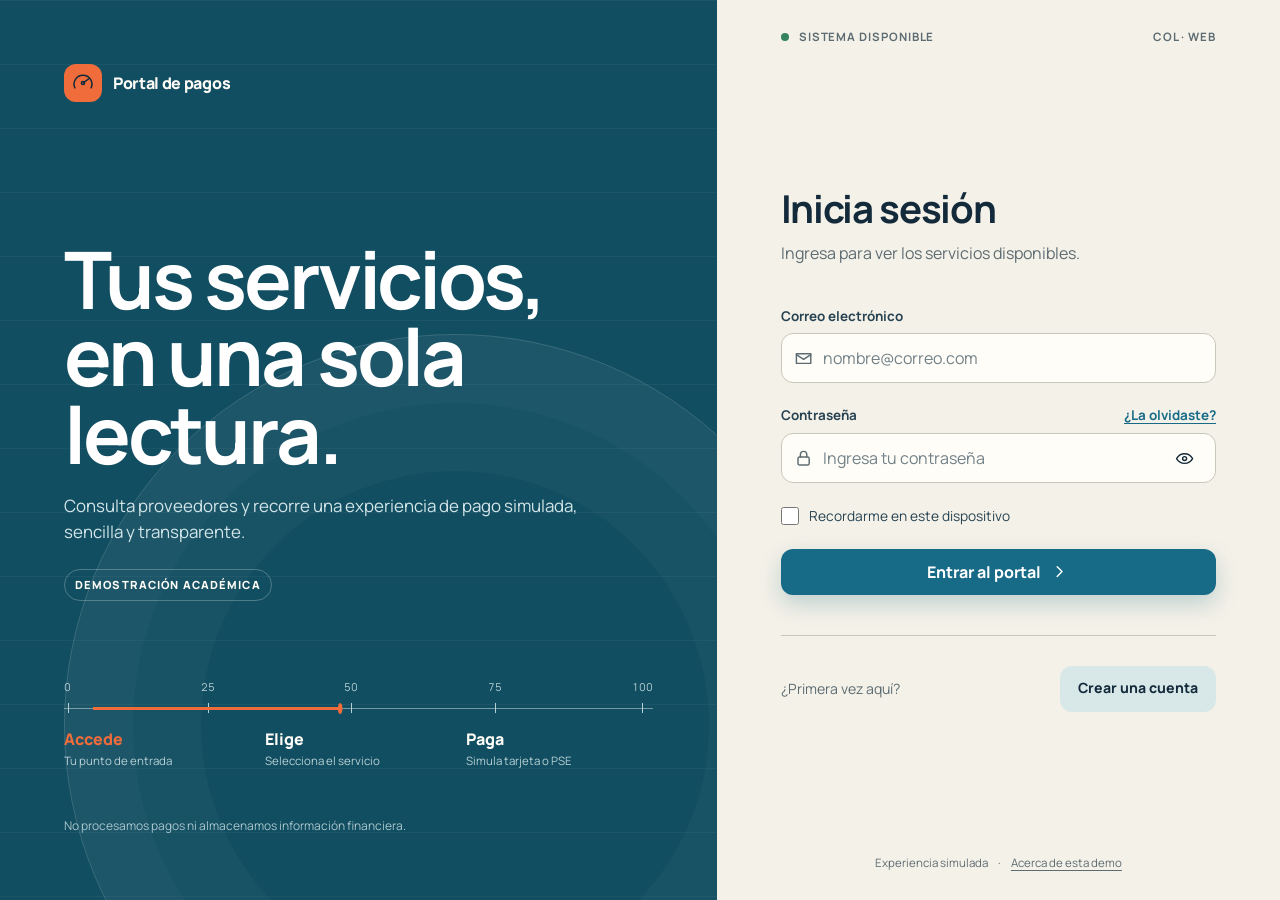
<file: Proyectos_Medios_Pago/index.html>
<!DOCTYPE html>
<html lang="es">
<head>
    <meta charset="UTF-8">
    <meta name="viewport" content="width=device-width, initial-scale=1.0">
    <meta name="description" content="Portal académico para simular el pago de servicios públicos.">
    <title>Portal de pagos · Acceso</title>
    <link rel="icon" href="data:,">
    <link rel="preconnect" href="https://fonts.googleapis.com">
    <link rel="preconnect" href="https://fonts.gstatic.com" crossorigin>
    <link href="https://fonts.googleapis.com/css2?family=Manrope:wght@400;500;600;700;800&display=swap" rel="stylesheet">
    <link rel="stylesheet" href="style.css">
</head>
<body class="page-login">
    <a class="skip-link" href="#acceso">Ir al formulario de acceso</a>

    <main class="login-shell">
        <section class="login-story" aria-labelledby="welcome-title">
            <div class="brand brand--light" aria-label="Portal de pagos">
                <span class="brand-mark" aria-hidden="true">
                    <svg viewBox="0 0 32 32"><path d="M6 22a11 11 0 1 1 20 0"/><path d="m16 16 7-5"/><circle cx="16" cy="16" r="2"/></svg>
                </span>
                <span>Portal de pagos</span>
            </div>

            <div class="story-copy">
                <h1 id="welcome-title">Tus servicios,<br>en una sola lectura.</h1>
                <p>Consulta proveedores y recorre una experiencia de pago simulada, sencilla y transparente.</p>
                <p class="demo-tag">Demostración académica</p>
            </div>

            <div class="meter-scene" aria-label="Recorrido del portal: acceder, elegir y pagar">
                <div class="meter-scale" aria-hidden="true">
                    <span>0</span><span>25</span><span>50</span><span>75</span><span>100</span>
                    <i class="meter-needle"></i>
                </div>
                <ol class="journey-list">
                    <li class="is-active"><span>Accede</span><small>Tu punto de entrada</small></li>
                    <li><span>Elige</span><small>Selecciona el servicio</small></li>
                    <li><span>Paga</span><small>Simula tarjeta o PSE</small></li>
                </ol>
            </div>

            <p class="story-footnote">No procesamos pagos ni almacenamos información financiera.</p>
        </section>

        <section class="login-panel" id="acceso" aria-labelledby="login-title">
            <div class="panel-topline">
                <span class="status-dot" aria-hidden="true"></span>
                <span>Sistema disponible</span>
                <span class="panel-code">COL · WEB</span>
            </div>

            <div class="login-form-wrap">
                <header class="form-heading">
                    <h2 id="login-title">Inicia sesión</h2>
                    <p>Ingresa para ver los servicios disponibles.</p>
                </header>

                <form action="pagar.html" class="auth-form">
                    <div class="field">
                        <label for="usuario">Correo electrónico</label>
                        <div class="input-shell">
                            <svg viewBox="0 0 24 24" aria-hidden="true"><path d="M3 6h18v12H3z"/><path d="m3 7 9 6 9-6"/></svg>
                            <input id="usuario" type="email" name="usuario" placeholder="nombre@correo.com" autocomplete="email" required>
                        </div>
                    </div>

                    <div class="field">
                        <div class="label-row">
                            <label for="contrasena">Contraseña</label>
                            <a href="#" class="text-link" data-demo-message="La recuperación de contraseña es parte de esta demostración.">¿La olvidaste?</a>
                        </div>
                        <div class="input-shell">
                            <svg viewBox="0 0 24 24" aria-hidden="true"><rect x="5" y="10" width="14" height="10" rx="2"/><path d="M8 10V7a4 4 0 0 1 8 0v3"/></svg>
                            <input id="contrasena" type="password" name="contrasena" placeholder="Ingresa tu contraseña" autocomplete="current-password" minlength="6" required>
                            <button class="icon-button password-toggle" type="button" aria-label="Mostrar contraseña">
                                <svg viewBox="0 0 24 24"><path d="M2 12s3.5-6 10-6 10 6 10 6-3.5 6-10 6S2 12 2 12Z"/><circle cx="12" cy="12" r="2.5"/></svg>
                            </button>
                        </div>
                    </div>

                    <label class="check-row">
                        <input type="checkbox" name="recordar">
                        <span>Recordarme en este dispositivo</span>
                    </label>

                    <button class="btn btn--primary btn--full" type="submit">
                        Entrar al portal
                        <svg viewBox="0 0 24 24" aria-hidden="true"><path d="m9 18 6-6-6-6"/></svg>
                    </button>
                </form>

                <div class="register-prompt">
                    <span>¿Primera vez aquí?</span>
                    <a class="btn btn--secondary" href="registro.html">Crear una cuenta</a>
                </div>
            </div>

            <footer class="panel-footer">
                <span>Experiencia simulada</span>
                <span aria-hidden="true">·</span>
                <a href="#" data-demo-message="Este portal es un ejercicio académico sin operaciones financieras reales.">Acerca de esta demo</a>
            </footer>
        </section>
    </main>

    <div class="toast" role="status" aria-live="polite"></div>
    <script src="script.js"></script>
</body>
</html>
</file>
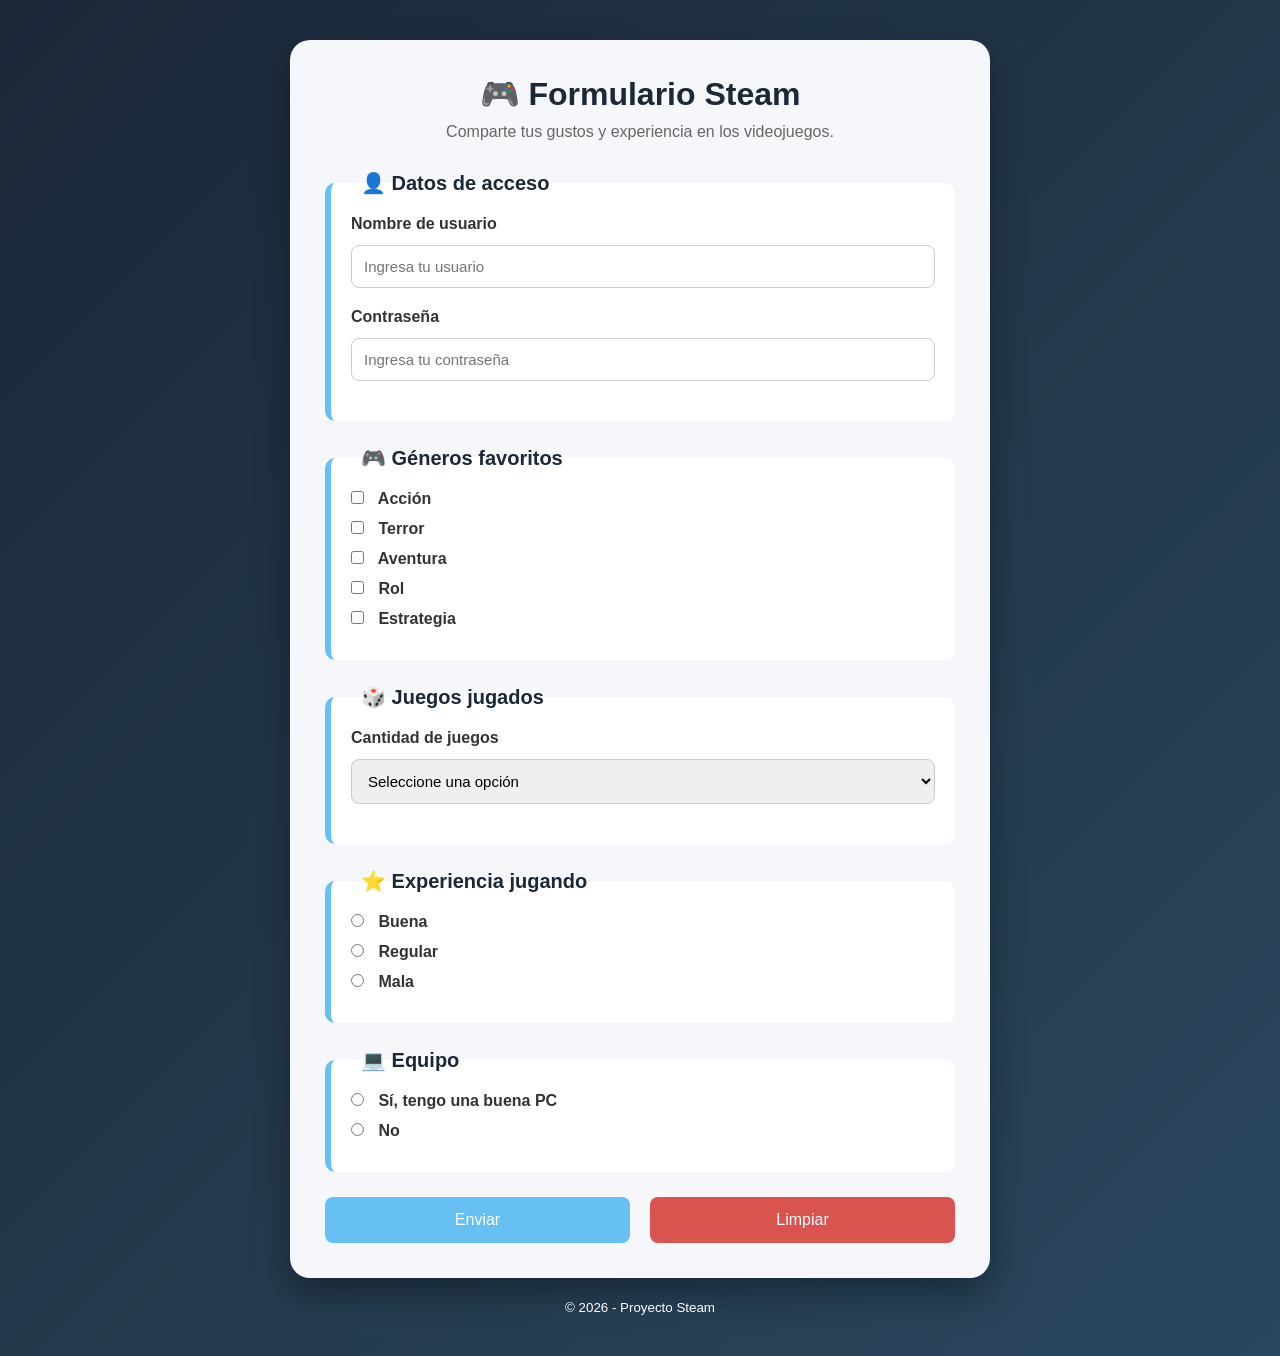
<file: Mi_primera.html>
<!DOCTYPE html>
<html lang="es">

<head>
    <meta charset="UTF-8">
    <meta name="viewport" content="width=device-width, initial-scale=1.0">
    <title>Formulario Steam</title>

    <link rel="stylesheet" href="estilos.css">
</head>

<body>

    <main class="contenedor">

        <form action="xxxx.php" method="post">

            <header>
                <h1>🎮 Formulario Steam</h1>
                <p>Comparte tus gustos y experiencia en los videojuegos.</p>
            </header>

            <fieldset>
                <legend>👤 Datos de acceso</legend>

                <div class="campo">
                    <label for="nombre">Nombre de usuario</label>
                    <input type="text" id="nombre" name="nombre" placeholder="Ingresa tu usuario" required>
                </div>

                <div class="campo">
                    <label for="contrasena">Contraseña</label>
                    <input type="password" id="contrasena" name="contrasena" placeholder="Ingresa tu contraseña" required>
                </div>

            </fieldset>

            <fieldset>
                <legend>🎮 Géneros favoritos</legend>

                <label><input type="checkbox" name="accion"> Acción</label>
                <label><input type="checkbox" name="terror"> Terror</label>
                <label><input type="checkbox" name="aventura"> Aventura</label>
                <label><input type="checkbox" name="rol"> Rol</label>
                <label><input type="checkbox" name="estrategia"> Estrategia</label>

            </fieldset>

            <fieldset>
                <legend>🎲 Juegos jugados</legend>

                <div class="campo">

                    <label for="cantidad">Cantidad de juegos</label>

                    <select id="cantidad" name="cantidad">

                        <option value="">Seleccione una opción</option>
                        <option>0 - 10</option>
                        <option>11 - 20</option>
                        <option>21 - 50</option>
                        <option>Más de 50</option>

                    </select>

                </div>

            </fieldset>

            <fieldset>

                <legend>⭐ Experiencia jugando</legend>

                <label><input type="radio" name="experiencia" value="buena"> Buena</label>

                <label><input type="radio" name="experiencia" value="regular"> Regular</label>

                <label><input type="radio" name="experiencia" value="mala"> Mala</label>

            </fieldset>

            <fieldset>

                <legend>💻 Equipo</legend>

                <label><input type="radio" name="pc" value="si"> Sí, tengo una buena PC</label>

                <label><input type="radio" name="pc" value="no"> No</label>

            </fieldset>

            <div class="botones">

                <input type="submit" value="Enviar">

                <input type="reset" value="Limpiar">

            </div>

        </form>

    </main>

    <footer>

        <small>© 2026 - Proyecto Steam</small>

    </footer>

</body>

</html>
</file>
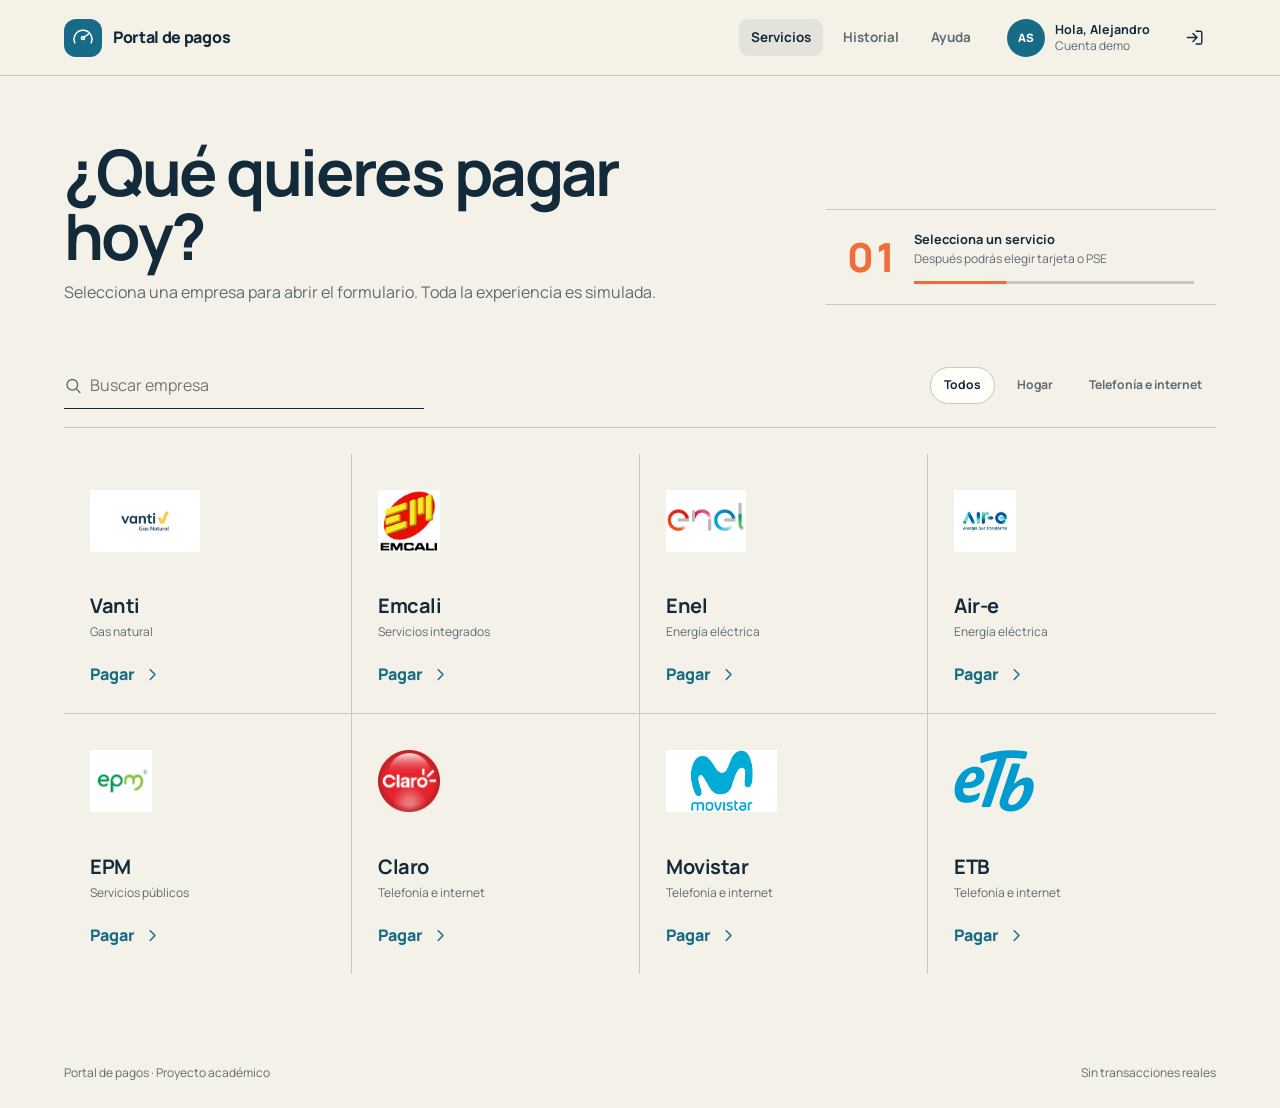
<file: Proyectos_Medios_Pago/pagar.html>
<!DOCTYPE html>
<html lang="es">
<head>
    <meta charset="UTF-8">
    <meta name="viewport" content="width=device-width, initial-scale=1.0">
    <meta name="description" content="Catálogo y simulador de pago de servicios públicos.">
    <title>Portal de pagos · Servicios</title>
    <link rel="icon" href="data:,">
    <link rel="preconnect" href="https://fonts.googleapis.com">
    <link rel="preconnect" href="https://fonts.gstatic.com" crossorigin>
    <link href="https://fonts.googleapis.com/css2?family=Manrope:wght@400;500;600;700;800&display=swap" rel="stylesheet">
    <link rel="stylesheet" href="style.css">
</head>
<body class="app-page payment-page">
    <a class="skip-link" href="#servicios">Ir a servicios</a>

    <header class="app-header">
        <a class="brand" href="index.html" aria-label="Portal de pagos, inicio">
            <span class="brand-mark" aria-hidden="true"><svg viewBox="0 0 32 32"><path d="M6 22a11 11 0 1 1 20 0"/><path d="m16 16 7-5"/><circle cx="16" cy="16" r="2"/></svg></span>
            <span>Portal de pagos</span>
        </a>
        <nav class="app-nav" aria-label="Navegación principal">
            <a class="is-active" href="#servicios">Servicios</a>
            <a href="#historial" data-demo-message="Aún no hay pagos en el historial de esta demostración.">Historial</a>
            <a href="#ayuda" data-demo-message="Elige un servicio y después selecciona tarjeta o PSE.">Ayuda</a>
        </nav>
        <div class="user-chip" aria-label="Sesión de demostración"><span>AS</span><div><strong>Hola, Alejandro</strong><small>Cuenta demo</small></div></div>
        <a class="icon-button" href="index.html" aria-label="Cerrar sesión"><svg viewBox="0 0 24 24"><path d="M10 17l5-5-5-5M15 12H3M14 4h5a2 2 0 0 1 2 2v12a2 2 0 0 1-2 2h-5"/></svg></a>
    </header>

    <main class="payment-main">
        <section class="dashboard-intro" id="servicios" aria-labelledby="services-title">
            <div>
                <h1 id="services-title">¿Qué quieres pagar hoy?</h1>
                <p>Selecciona una empresa para abrir el formulario. Toda la experiencia es simulada.</p>
            </div>
            <div class="reading-panel" aria-label="Estado del recorrido">
                <span class="reading-value">01</span>
                <div><strong>Selecciona un servicio</strong><small>Después podrás elegir tarjeta o PSE</small></div>
                <div class="mini-meter" aria-hidden="true"><i></i></div>
            </div>
        </section>

        <section class="service-browser" aria-label="Catálogo de servicios">
            <div class="filter-bar">
                <div class="search-shell">
                    <svg viewBox="0 0 24 24" aria-hidden="true"><circle cx="11" cy="11" r="7"/><path d="m16 16 5 5"/></svg>
                    <label class="sr-only" for="service-search">Buscar empresa</label>
                    <input id="service-search" type="search" placeholder="Buscar empresa" autocomplete="off">
                </div>
                <div class="filter-buttons" role="group" aria-label="Filtrar por categoría">
                    <button class="filter-chip is-active" type="button" data-filter="all">Todos</button>
                    <button class="filter-chip" type="button" data-filter="hogar">Hogar</button>
                    <button class="filter-chip" type="button" data-filter="telecom">Telefonía e internet</button>
                </div>
            </div>

            <div class="service-grid">
                <article class="service-card" data-category="hogar" data-name="Vanti">
                    <div class="logo-frame"><img src="imagenes/5bf716272d988.webp" alt="Vanti"></div>
                    <div class="service-copy"><h2>Vanti</h2><p>Gas natural</p></div>
                    <button class="pay-service" type="button" data-service="Vanti" data-kind="Gas natural">Pagar <svg viewBox="0 0 24 24" aria-hidden="true"><path d="m9 18 6-6-6-6"/></svg></button>
                </article>
                <article class="service-card" data-category="hogar" data-name="Emcali">
                    <div class="logo-frame"><img src="imagenes/emcali.jpg" alt="Emcali"></div>
                    <div class="service-copy"><h2>Emcali</h2><p>Servicios integrados</p></div>
                    <button class="pay-service" type="button" data-service="Emcali" data-kind="Servicios integrados">Pagar <svg viewBox="0 0 24 24" aria-hidden="true"><path d="m9 18 6-6-6-6"/></svg></button>
                </article>
                <article class="service-card" data-category="hogar" data-name="Enel">
                    <div class="logo-frame"><img src="imagenes/enel.png" alt="Enel Colombia"></div>
                    <div class="service-copy"><h2>Enel</h2><p>Energía eléctrica</p></div>
                    <button class="pay-service" type="button" data-service="Enel" data-kind="Energía eléctrica">Pagar <svg viewBox="0 0 24 24" aria-hidden="true"><path d="m9 18 6-6-6-6"/></svg></button>
                </article>
                <article class="service-card" data-category="hogar" data-name="Air-e">
                    <div class="logo-frame"><img src="imagenes/air-e.jpg" alt="Air-e"></div>
                    <div class="service-copy"><h2>Air-e</h2><p>Energía eléctrica</p></div>
                    <button class="pay-service" type="button" data-service="Air-e" data-kind="Energía eléctrica">Pagar <svg viewBox="0 0 24 24" aria-hidden="true"><path d="m9 18 6-6-6-6"/></svg></button>
                </article>
                <article class="service-card" data-category="hogar" data-name="EPM">
                    <div class="logo-frame"><img src="imagenes/epm.png" alt="EPM"></div>
                    <div class="service-copy"><h2>EPM</h2><p>Servicios públicos</p></div>
                    <button class="pay-service" type="button" data-service="EPM" data-kind="Servicios públicos">Pagar <svg viewBox="0 0 24 24" aria-hidden="true"><path d="m9 18 6-6-6-6"/></svg></button>
                </article>
                <article class="service-card" data-category="telecom" data-name="Claro">
                    <div class="logo-frame"><img src="imagenes/claro.webp" alt="Claro"></div>
                    <div class="service-copy"><h2>Claro</h2><p>Telefonía e internet</p></div>
                    <button class="pay-service" type="button" data-service="Claro" data-kind="Telefonía e internet">Pagar <svg viewBox="0 0 24 24" aria-hidden="true"><path d="m9 18 6-6-6-6"/></svg></button>
                </article>
                <article class="service-card" data-category="telecom" data-name="Movistar">
                    <div class="logo-frame"><img src="imagenes/movistar.png" alt="Movistar"></div>
                    <div class="service-copy"><h2>Movistar</h2><p>Telefonía e internet</p></div>
                    <button class="pay-service" type="button" data-service="Movistar" data-kind="Telefonía e internet">Pagar <svg viewBox="0 0 24 24" aria-hidden="true"><path d="m9 18 6-6-6-6"/></svg></button>
                </article>
                <article class="service-card" data-category="telecom" data-name="ETB">
                    <div class="logo-frame"><img src="imagenes/ETB_Bogotá_logo.svg.webp" alt="ETB"></div>
                    <div class="service-copy"><h2>ETB</h2><p>Telefonía e internet</p></div>
                    <button class="pay-service" type="button" data-service="ETB" data-kind="Telefonía e internet">Pagar <svg viewBox="0 0 24 24" aria-hidden="true"><path d="m9 18 6-6-6-6"/></svg></button>
                </article>
            </div>
            <p class="empty-results" hidden>No encontramos una empresa con ese nombre.</p>
        </section>

        <section class="payment-workspace" id="payment-workspace" aria-labelledby="payment-title" hidden>
            <div class="payment-flow">
                <header class="flow-header">
                    <button class="btn btn--quiet back-to-services" type="button"><svg viewBox="0 0 24 24" aria-hidden="true"><path d="m15 18-6-6 6-6"/></svg>Servicios</button>
                    <div><h2 id="payment-title">Completa el pago</h2><p class="section-label section-label--after">Lectura de pago</p></div>
                    <span class="demo-tag demo-tag--dark">Simulación</span>
                </header>

                <ol class="payment-steps" aria-label="Pasos del pago">
                    <li class="is-complete"><span>1</span><div><strong>Servicio</strong><small class="chosen-service">Vanti</small></div></li>
                    <li class="is-active"><span>2</span><div><strong>Método</strong><small>Elige cómo pagar</small></div></li>
                    <li><span>3</span><div><strong>Confirmación</strong><small>Resultado simulado</small></div></li>
                </ol>

                <div class="payment-body">
                    <div class="payment-form-column">
                        <div class="method-switch" role="tablist" aria-label="Método de pago">
                            <button role="tab" aria-selected="true" aria-controls="card-panel" id="card-tab" class="is-active" type="button" data-method="card">
                                <svg viewBox="0 0 24 24" aria-hidden="true"><rect x="2" y="5" width="20" height="14" rx="2"/><path d="M2 10h20"/></svg>
                                Tarjeta
                            </button>
                            <button role="tab" aria-selected="false" aria-controls="pse-panel" id="pse-tab" type="button" data-method="pse">
                                <span class="pse-mark">PSE</span>
                                Débito bancario
                            </button>
                        </div>

                        <form id="card-panel" class="method-panel" role="tabpanel" aria-labelledby="card-tab">
                            <div class="demo-warning"><svg viewBox="0 0 24 24" aria-hidden="true"><path d="M12 3 2.5 20h19L12 3Z"/><path d="M12 9v5M12 17h.01"/></svg><span>Usa datos ficticios. Este formulario no procesa ni almacena tarjetas.</span></div>
                            <div class="field"><label for="card-number">Número de tarjeta</label><div class="input-shell"><input id="card-number" name="card-number" inputmode="numeric" autocomplete="cc-number" placeholder="0000 0000 0000 0000" maxlength="19" required><span class="card-brand">CARD</span></div></div>
                            <div class="field"><label for="card-name">Nombre del titular</label><input id="card-name" name="card-name" autocomplete="cc-name" placeholder="Como aparece en la tarjeta" required></div>
                            <div class="form-grid compact-grid">
                                <div class="field span-6"><label for="card-expiry">Vencimiento</label><input id="card-expiry" name="card-expiry" inputmode="numeric" autocomplete="cc-exp" placeholder="MM / AA" maxlength="7" required></div>
                                <div class="field span-6"><div class="label-row"><label for="card-cvv">CVV</label><button type="button" class="help-button" data-demo-message="El CVV son los 3 dígitos impresos al respaldo de una tarjeta ficticia.">¿Qué es?</button></div><input id="card-cvv" name="card-cvv" inputmode="numeric" autocomplete="cc-csc" placeholder="000" maxlength="3" required></div>
                            </div>
                            <button class="btn btn--primary btn--full submit-payment" type="submit">Simular pago de <span class="payment-amount">$ 86.420</span><svg viewBox="0 0 24 24" aria-hidden="true"><path d="m9 18 6-6-6-6"/></svg></button>
                        </form>

                        <form id="pse-panel" class="method-panel" role="tabpanel" aria-labelledby="pse-tab" hidden>
                            <div class="pse-explainer">
                                <span class="pse-mark pse-mark--large">PSE</span>
                                <div><h3>Pago desde tu banco</h3><p>Al continuar, esta demostración simulará una redirección a la entidad seleccionada. No se abrirá ningún banco real.</p></div>
                            </div>
                            <div class="form-grid compact-grid">
                                <div class="field span-6"><label for="person-type">Tipo de persona</label><select id="person-type" required><option value="">Selecciona</option><option>Natural</option><option>Jurídica</option></select></div>
                                <div class="field span-6"><label for="pse-document">Documento</label><input id="pse-document" inputmode="numeric" placeholder="Número de identificación" required></div>
                            </div>
                            <div class="field"><label for="bank">Entidad financiera</label><select id="bank" required><option value="">Selecciona tu banco</option><option>Bancolombia</option><option>Banco de Bogotá</option><option>Davivienda</option><option>BBVA Colombia</option><option>Banco de Occidente</option><option>Nequi</option><option>Otro banco</option></select></div>
                            <label class="check-row consent-row"><input type="checkbox" required><span>Entiendo que esta redirección es simulada y no representa una transacción real.</span></label>
                            <button class="btn btn--primary btn--full submit-payment" type="submit">Continuar a PSE <span class="payment-amount">$ 86.420</span><svg viewBox="0 0 24 24" aria-hidden="true"><path d="m9 18 6-6-6-6"/></svg></button>
                        </form>
                    </div>

                    <aside class="payment-summary" aria-label="Resumen del pago">
                        <div class="summary-gauge" aria-hidden="true"><span>02</span><i></i></div>
                        <div class="summary-provider">
                            <div class="summary-logo"><img src="imagenes/5bf716272d988.webp" alt="" id="summary-logo"></div>
                            <div><small id="summary-kind">Gas natural</small><h3 id="summary-service">Vanti</h3></div>
                        </div>
                        <dl>
                            <div><dt>Referencia</dt><dd>4827 1039</dd></div>
                            <div><dt>Periodo</dt><dd>Agosto 2026</dd></div>
                            <div><dt>Valor del servicio</dt><dd>$ 84.900</dd></div>
                            <div><dt>Costo de operación</dt><dd>$ 1.520</dd></div>
                            <div class="summary-total"><dt>Total simulado</dt><dd>$ 86.420</dd></div>
                        </dl>
                        <p><svg viewBox="0 0 24 24" aria-hidden="true"><rect x="5" y="10" width="14" height="10" rx="2"/><path d="M8 10V7a4 4 0 0 1 8 0v3"/></svg> Tus datos no salen de este navegador.</p>
                    </aside>
                </div>
            </div>

            <div class="success-state" hidden>
                <div class="success-meter" aria-hidden="true"><span>100</span><i></i></div>
                <p class="section-label">Lectura completada</p>
                <h2>Simulación finalizada</h2>
                <p class="success-message">El pago con tarjeta fue simulado correctamente. No se realizó ningún cobro.</p>
                <dl class="receipt-data">
                    <div><dt>Servicio</dt><dd class="receipt-service">Vanti</dd></div>
                    <div><dt>Valor</dt><dd>$ 86.420</dd></div>
                    <div><dt>Referencia demo</dt><dd>SIM-260910-4827</dd></div>
                </dl>
                <div class="success-actions">
                    <button class="btn btn--secondary new-payment" type="button">Hacer otra simulación</button>
                    <a class="btn btn--primary" href="index.html">Volver al inicio</a>
                </div>
            </div>
        </section>
    </main>

    <footer class="site-footer"><span>Portal de pagos · Proyecto académico</span><span>Sin transacciones reales</span></footer>
    <div class="toast" role="status" aria-live="polite"></div>
    <script src="script.js"></script>
</body>
</html>
</file>
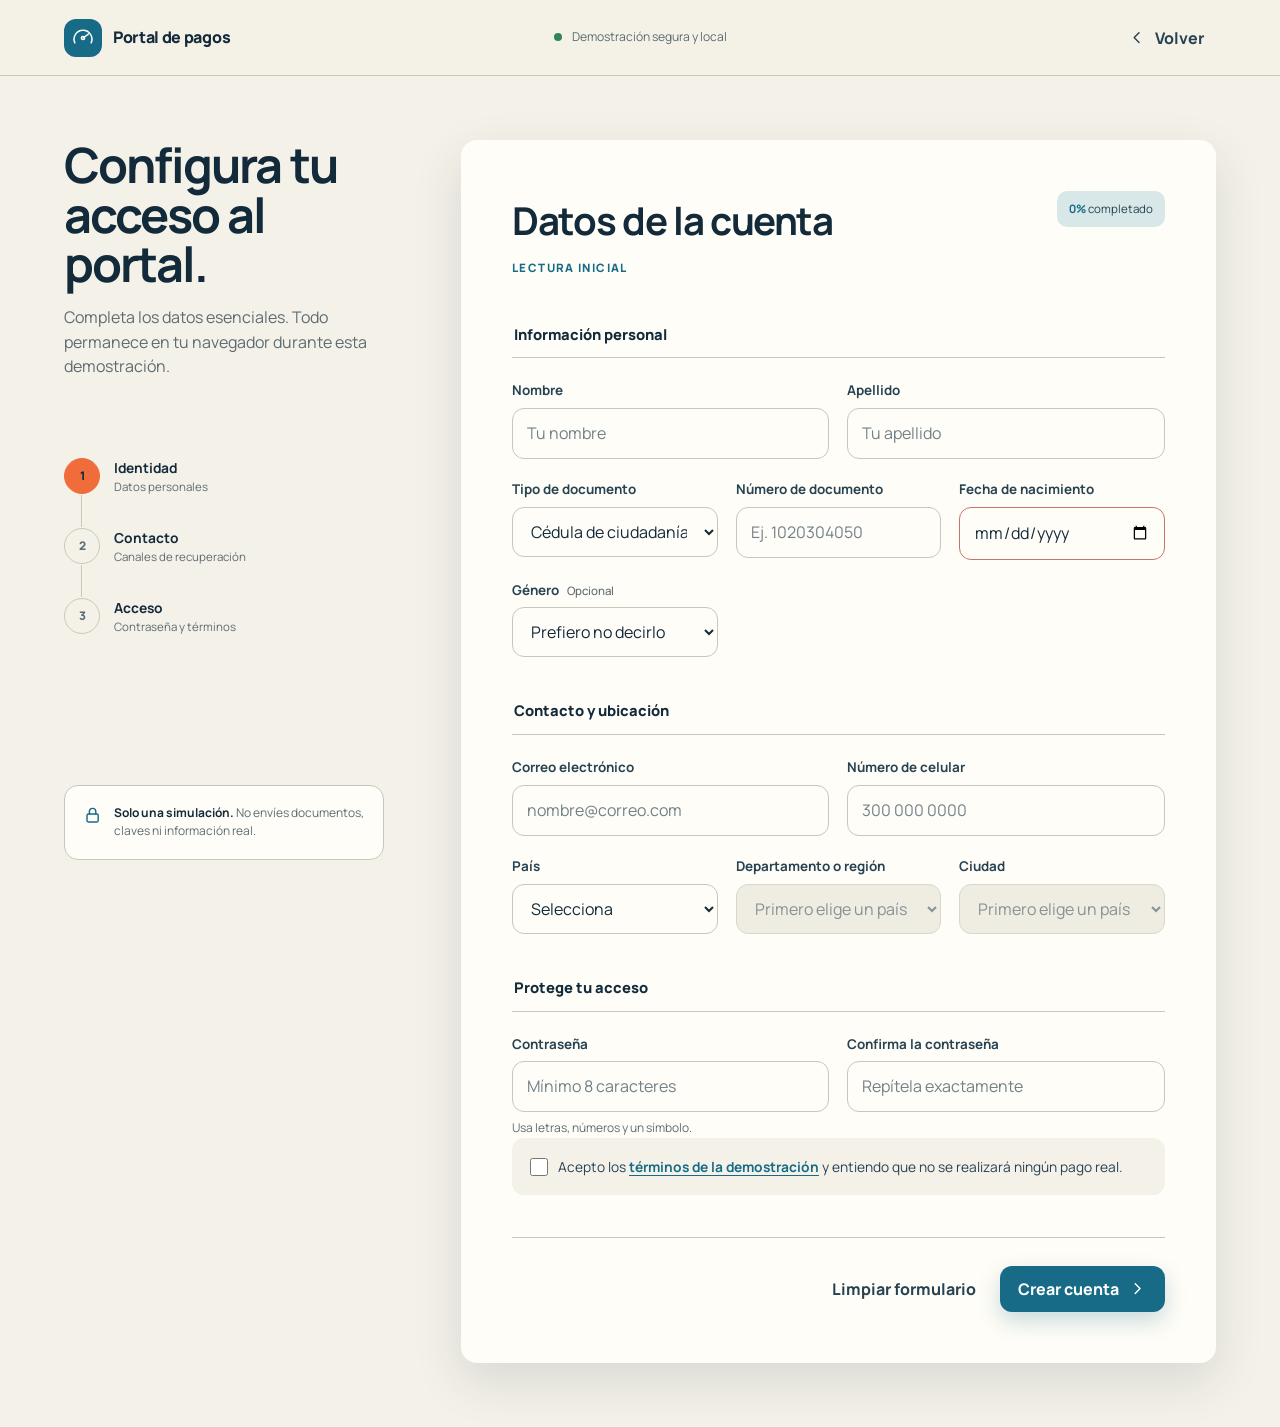
<file: Proyectos_Medios_Pago/registro.html>
<!DOCTYPE html>
<html lang="es">
<head>
    <meta charset="UTF-8">
    <meta name="viewport" content="width=device-width, initial-scale=1.0">
    <meta name="description" content="Registro de usuario para el portal académico de pagos.">
    <title>Portal de pagos · Crear cuenta</title>
    <link rel="icon" href="data:,">
    <link rel="preconnect" href="https://fonts.googleapis.com">
    <link rel="preconnect" href="https://fonts.gstatic.com" crossorigin>
    <link href="https://fonts.googleapis.com/css2?family=Manrope:wght@400;500;600;700;800&display=swap" rel="stylesheet">
    <link rel="stylesheet" href="style.css">
</head>
<body class="app-page">
    <a class="skip-link" href="#registro">Ir al formulario</a>

    <header class="app-header">
        <a class="brand" href="index.html" aria-label="Portal de pagos, inicio">
            <span class="brand-mark" aria-hidden="true"><svg viewBox="0 0 32 32"><path d="M6 22a11 11 0 1 1 20 0"/><path d="m16 16 7-5"/><circle cx="16" cy="16" r="2"/></svg></span>
            <span>Portal de pagos</span>
        </a>
        <div class="header-meta"><span class="status-dot"></span> Demostración segura y local</div>
        <a class="btn btn--quiet" href="index.html"><svg viewBox="0 0 24 24" aria-hidden="true"><path d="m15 18-6-6 6-6"/></svg>Volver</a>
    </header>

    <main class="registration-layout" id="registro">
        <aside class="progress-rail" aria-label="Progreso de registro">
            <div>
                <h1>Configura tu acceso al portal.</h1>
                <p>Completa los datos esenciales. Todo permanece en tu navegador durante esta demostración.</p>
            </div>
            <ol>
                <li class="is-active"><span>1</span><div><strong>Identidad</strong><small>Datos personales</small></div></li>
                <li><span>2</span><div><strong>Contacto</strong><small>Canales de recuperación</small></div></li>
                <li><span>3</span><div><strong>Acceso</strong><small>Contraseña y términos</small></div></li>
            </ol>
            <div class="privacy-note">
                <svg viewBox="0 0 24 24" aria-hidden="true"><rect x="5" y="10" width="14" height="10" rx="2"/><path d="M8 10V7a4 4 0 0 1 8 0v3"/></svg>
                <p><strong>Solo una simulación.</strong> No envíes documentos, claves ni información real.</p>
            </div>
        </aside>

        <section class="form-surface" aria-labelledby="register-title">
            <header class="surface-heading">
                <div><h2 id="register-title">Datos de la cuenta</h2><p class="section-label section-label--after">Lectura inicial</p></div>
                <span class="reading-badge"><b>0%</b> completado</span>
            </header>

            <form action="index.html" class="registration-form" data-progress-form>
                <fieldset>
                    <legend>Información personal</legend>
                    <div class="form-grid">
                        <div class="field span-6"><label for="nombre">Nombre</label><input id="nombre" name="nombre" type="text" autocomplete="given-name" placeholder="Tu nombre" required></div>
                        <div class="field span-6"><label for="apellido">Apellido</label><input id="apellido" name="apellido" type="text" autocomplete="family-name" placeholder="Tu apellido" required></div>
                        <div class="field span-4"><label for="Tip_documento">Tipo de documento</label><select id="Tip_documento" name="tipo_documento" required><option value="cc">Cédula de ciudadanía</option><option value="ce">Cédula de extranjería</option><option value="pas">Pasaporte</option></select></div>
                        <div class="field span-4"><label for="num_documento">Número de documento</label><input id="num_documento" name="num_documento" inputmode="numeric" placeholder="Ej. 1020304050" required></div>
                        <div class="field span-4"><label for="fecha_Nac">Fecha de nacimiento</label><input id="fecha_Nac" name="fecha_Nac" type="date" required></div>
                        <div class="field span-4"><label for="genero">Género <span class="optional">Opcional</span></label><select name="genero" id="genero"><option value="">Prefiero no decirlo</option><option value="m">Hombre</option><option value="f">Mujer</option><option value="o">Otro</option></select></div>
                        <div class="field span-8 optional-field" id="otro-genero-wrap" hidden><label for="otro_genero">¿Cómo te identificas?</label><input type="text" id="otro_genero" name="otro_genero" placeholder="Escribe tu respuesta"></div>
                    </div>
                </fieldset>

                <fieldset>
                    <legend>Contacto y ubicación</legend>
                    <div class="form-grid">
                        <div class="field span-6"><label for="Email">Correo electrónico</label><input type="email" id="Email" name="Email" autocomplete="email" placeholder="nombre@correo.com" required></div>
                        <div class="field span-6"><label for="numero-celular">Número de celular</label><input type="tel" id="numero-celular" name="numero-celular" autocomplete="tel" inputmode="tel" placeholder="300 000 0000" required></div>
                        <div class="field span-4"><label for="pais">País</label><select id="pais" name="pais" required><option value="">Selecciona</option><option value="AR">Argentina</option><option value="CL">Chile</option><option value="CO">Colombia</option><option value="ES">España</option><option value="MX">México</option><option value="PE">Perú</option></select></div>
                        <div class="field span-4"><label for="departamento">Departamento o región</label><select id="departamento" name="departamento" required disabled><option value="">Primero elige un país</option></select></div>
                        <div class="field span-4"><label for="ciudad">Ciudad</label><select id="ciudad" name="ciudad" required disabled><option value="">Primero elige un país</option></select></div>
                    </div>
                </fieldset>

                <fieldset>
                    <legend>Protege tu acceso</legend>
                    <div class="form-grid">
                        <div class="field span-6"><label for="contrasena">Contraseña</label><input type="password" id="contrasena" name="contrasena" autocomplete="new-password" minlength="8" placeholder="Mínimo 8 caracteres" required><small class="field-help">Usa letras, números y un símbolo.</small></div>
                        <div class="field span-6"><label for="confirmar_contrasena">Confirma la contraseña</label><input type="password" id="confirmar_contrasena" name="confirmar_contrasena" autocomplete="new-password" minlength="8" placeholder="Repítela exactamente" required><small class="field-error" id="password-error"></small></div>
                    </div>
                    <label class="terms-row"><input type="checkbox" id="terminos" name="terminos" required><span>Acepto los <a href="#" data-demo-message="Los términos son ilustrativos para esta demostración académica.">términos de la demostración</a> y entiendo que no se realizará ningún pago real.</span></label>
                </fieldset>

                <div class="form-actions">
                    <button type="reset" class="btn btn--quiet">Limpiar formulario</button>
                    <button type="submit" class="btn btn--primary">Crear cuenta <svg viewBox="0 0 24 24" aria-hidden="true"><path d="m9 18 6-6-6-6"/></svg></button>
                </div>
            </form>
        </section>
    </main>

    <div class="toast" role="status" aria-live="polite"></div>
    <script src="script.js"></script>
</body>
</html>
</file>
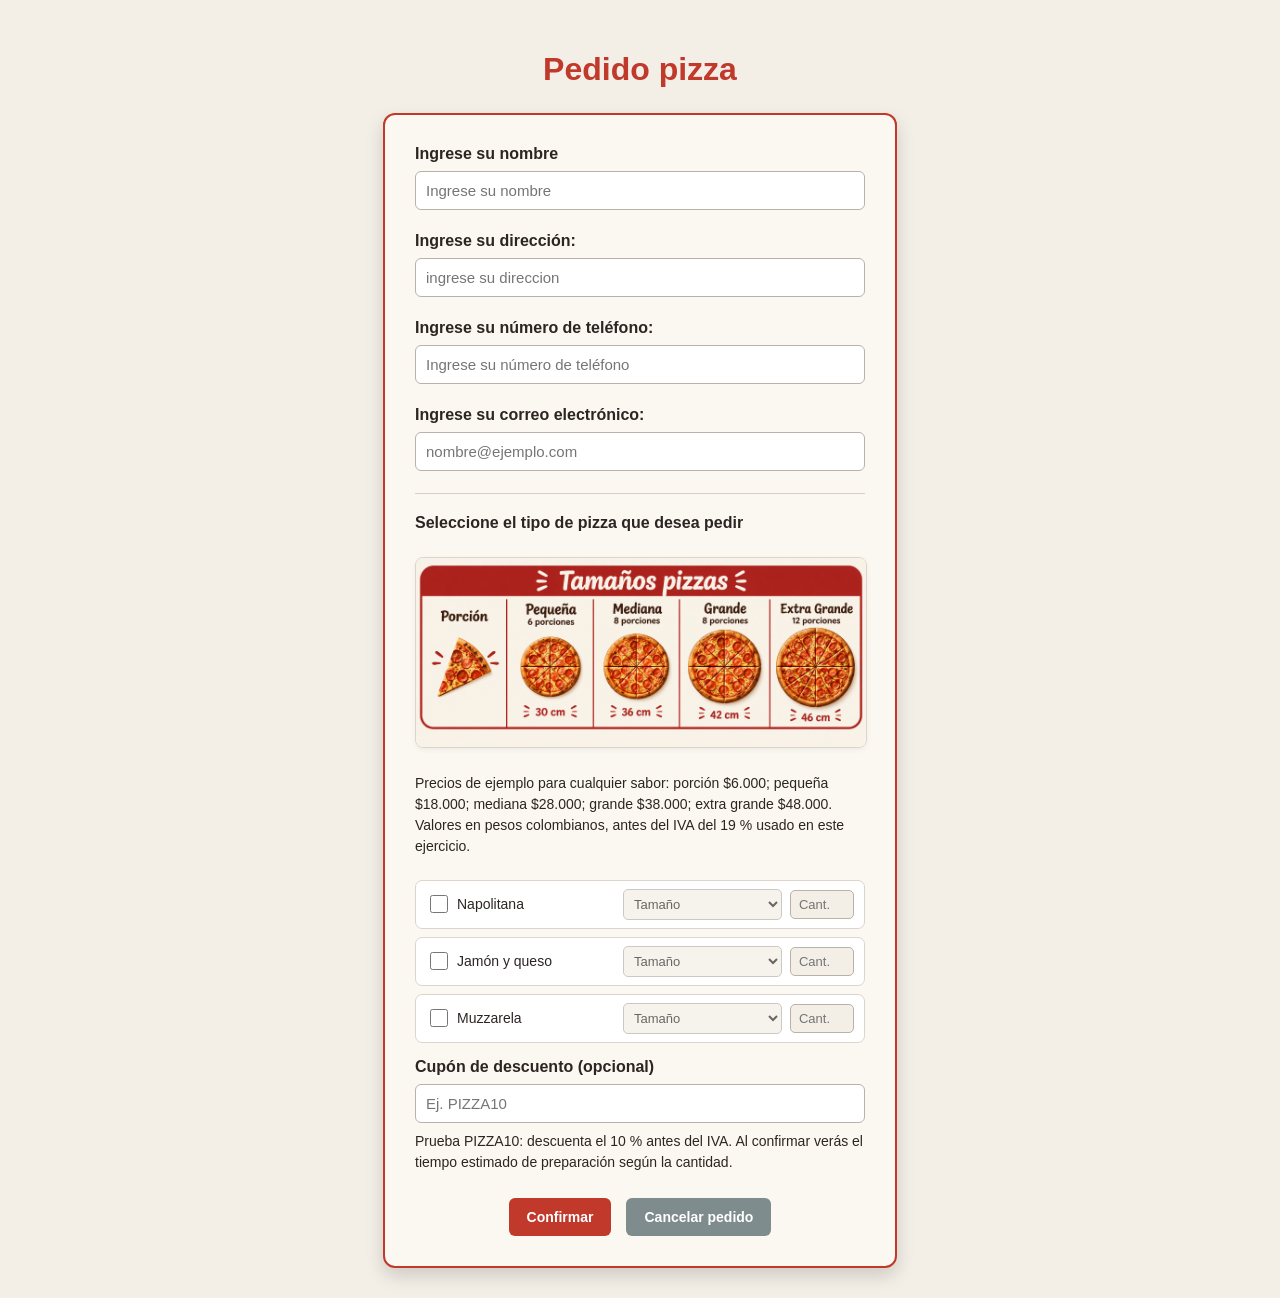
<file: Segunda_Pag/form_pizza.html>
<!DOCTYPE html>
<html lang="es">
<head>
  <meta charset="UTF-8">
  <meta name="viewport" content="width=device-width, initial-scale=1.0">
  <link rel = "stylesheet" href = "pizz.css">
  <title>Pedido Pizza</title>
</head>
<body>

  <h1 class = "titulos">Pedido pizza</h1>
  
  <div class = "form-div">
    <form id = "form-pedido" action = "recibo.php" method = "POST">

      <div class = "campo-nom">
          <label for="nombre">Ingrese su nombre</label>
          <input type = "text" name ="usuario" id = "nombre" placeholder="Ingrese su nombre" required>
      </div>

      <div class = "campo-dir">
        <label for="direccion">Ingrese su dirección:</label>
        <input type = "text" name = "direccion" id = "direccion" placeholder="ingrese su direccion" required>
      </div>

      <div class = "campo-tel">
        <label for="telefono">Ingrese su número de teléfono:</label>
        <input type = "tel" name = "telefono" id = "telefono" placeholder="Ingrese su número de teléfono" required>
      </div>

      <div class="campo-email">
        <label for="email">Ingrese su correo electrónico:</label>
        <input type="email" name="email" id="email" placeholder="nombre@ejemplo.com" required>
      </div>

      <div class = "campo-pizza">
        <span>Seleccione el tipo de pizza que desea pedir</span>

        <img src = "pizza.png.png" alt = "pizza" class = "img-pizza">

        <p class="precios">Precios de ejemplo para cualquier sabor: porción $6.000;
          pequeña $18.000; mediana $28.000; grande $38.000; extra grande $48.000.
          Valores en pesos colombianos, antes del IVA del 19 % usado en este ejercicio.</p>

        <div>
          <!-- Opción Napolitana -->
          <div class="opcion-pizza">
            <label class="nombre-pizza">
              <input type="checkbox" name="tipo-pizza-nap" id="check-nap" value="napolitana">
              <span>Napolitana</span>
            </label>

            <select name="tamano-pizza-nap" id="tamano-nap" class="select-tamano" aria-label="Tamaño de la pizza napolitana">
              <option value="" disabled selected>Tamaño</option>
              <option value="porcion">Porción</option>
              <option value="pequena">Pequeña (30 cm)</option>
              <option value="mediana">Mediana (36 cm)</option>
              <option value="grande">Grande (42 cm)</option>
              <option value="extra-grande">Extra Grande (46 cm)</option>
            </select>

            <input type="number" name="cantidad-pizza-nap" id="cant-nap" min="1" max="100" step="1" placeholder="Cant." class="input-cant" aria-label="Cantidad de pizzas napolitanas">
          </div>
          
          <!-- Opción Jamón y Queso -->
          <div class="opcion-pizza">
            <label class="nombre-pizza">
              <input type="checkbox" name="tipo-pizza-jq" id="check-jq" value="jamon-queso">
              <span>Jamón y queso</span>
            </label>

            <select name="tamano-pizza-jq" id="tamano-jq" class="select-tamano" aria-label="Tamaño de la pizza de jamón y queso">
              <option value="" disabled selected>Tamaño</option>
              <option value="porcion">Porción</option>
              <option value="pequena">Pequeña (30 cm)</option>
              <option value="mediana">Mediana (36 cm)</option>
              <option value="grande">Grande (42 cm)</option>
              <option value="extra-grande">Extra Grande (46 cm)</option>
            </select>

            <input type="number" name="cantidad-pizza-jq" id="cant-jq" min="1" max="100" step="1" placeholder="Cant." class="input-cant" aria-label="Cantidad de pizzas de jamón y queso">
          </div>
          
          <!-- Opción Muzzarela -->
          <div class="opcion-pizza">
            <label class="nombre-pizza">
              <input type="checkbox" name="tipo-pizza-muz" id="check-muz" value="muzzarela">
              <span>Muzzarela</span>
            </label>

            <select name="tamano-pizza-muz" id="tamano-muz" class="select-tamano" aria-label="Tamaño de la pizza muzzarela">
              <option value="" disabled selected>Tamaño</option>
              <option value="porcion">Porción</option>
              <option value="pequena">Pequeña (30 cm)</option>
              <option value="mediana">Mediana (36 cm)</option>
              <option value="grande">Grande (42 cm)</option>
              <option value="extra-grande">Extra Grande (46 cm)</option>
            </select>

            <input type="number" name="cantidad-pizza-muz" id="cant-muz" min="1" max="100" step="1" placeholder="Cant." class="input-cant" aria-label="Cantidad de pizzas de muzzarela">
          </div>
        </div>





        <div class="campo-cupon">
          <label for="cupon">Cupón de descuento (opcional)</label>
          <input type="text" name="cupon" id="cupon" maxlength="20" placeholder="Ej. PIZZA10" aria-describedby="cupon-ayuda">
          <p class="precios" id="cupon-ayuda">Prueba PIZZA10: descuenta el 10 % antes del IVA. Al confirmar verás el tiempo estimado de preparación según la cantidad.</p>
        </div>

        <div class = "botones">
          <input type ="submit" name = "enviar" value = "Confirmar">
          <input type = "reset" name = "cancelar" value = "Cancelar pedido">
        </div>


      </div>
      






 

    </form>
  </div>
  <script src = "formulario.js"></script>
</body>
</html>
</file>
<file: Proyectos_Medios_Pago/style.css>
:root {
    --ink: #132a3a;
    --ink-2: #274352;
    --petrol: #124e61;
    --teal: #176b87;
    --teal-soft: #d8e8e8;
    --signal: #f06c3b;
    --signal-deep: #cf4f24;
    --paper: #f4f1e8;
    --paper-bright: #fffdf7;
    --paper-deep: #e9e4d8;
    --line: #c9c6ba;
    --muted: #5d6c72;
    --success: #2f745b;
    --error: #a93a2c;
    --shadow: 0 18px 50px rgba(19, 42, 58, .12);
    --ease: cubic-bezier(.16, 1, .3, 1);
}

* { box-sizing: border-box; }

html {
    scroll-behavior: smooth;
    scrollbar-color: var(--teal) var(--paper-deep);
    scrollbar-width: thin;
}

body {
    margin: 0;
    color: var(--ink);
    background: var(--paper);
    font-family: "Manrope", "Segoe UI", sans-serif;
    font-size: 16px;
    line-height: 1.55;
    accent-color: var(--signal);
}

::selection { color: var(--paper-bright); background: var(--teal); }

a { color: inherit; text-underline-offset: .22em; }
button, input, select { font: inherit; }
button, a { -webkit-tap-highlight-color: transparent; }
button { color: inherit; }
img { display: block; max-width: 100%; }
[hidden] { display: none !important; }

:focus-visible {
    outline: 3px solid var(--signal);
    outline-offset: 3px;
}

.skip-link {
    position: fixed;
    z-index: 100;
    top: 12px;
    left: 12px;
    padding: 10px 14px;
    color: white;
    background: var(--ink);
    transform: translateY(-150%);
    transition: transform .2s var(--ease);
}
.skip-link:focus { transform: translateY(0); }

.sr-only {
    position: absolute;
    width: 1px;
    height: 1px;
    padding: 0;
    margin: -1px;
    overflow: hidden;
    clip: rect(0, 0, 0, 0);
    white-space: nowrap;
    border: 0;
}

svg {
    width: 1.2em;
    height: 1.2em;
    fill: none;
    stroke: currentColor;
    stroke-width: 1.8;
    stroke-linecap: round;
    stroke-linejoin: round;
}

.brand {
    display: inline-flex;
    align-items: center;
    gap: 11px;
    color: var(--ink);
    font-weight: 800;
    letter-spacing: -.02em;
    text-decoration: none;
}

.brand-mark {
    display: grid;
    place-items: center;
    width: 38px;
    height: 38px;
    color: var(--paper-bright);
    background: var(--teal);
    border-radius: 12px;
}

.brand-mark svg { width: 26px; height: 26px; }
.brand--light { color: var(--paper-bright); }
.brand--light .brand-mark { color: var(--ink); background: var(--signal); }

.btn {
    min-height: 46px;
    border: 0;
    border-radius: 12px;
    padding: 11px 18px;
    display: inline-flex;
    align-items: center;
    justify-content: center;
    gap: 9px;
    font-weight: 750;
    line-height: 1;
    text-decoration: none;
    cursor: pointer;
    transition: transform .2s var(--ease), background-color .2s ease, box-shadow .2s ease;
}
.btn:hover { transform: translateY(-2px); }
.btn:active { transform: translateY(0); }
.btn--primary {
    color: white;
    background: var(--teal);
    box-shadow: 0 9px 22px rgba(23, 107, 135, .24);
}
.btn--primary:hover { background: var(--petrol); box-shadow: 0 12px 28px rgba(18, 78, 97, .3); }
.btn--secondary { color: var(--ink); background: var(--teal-soft); }
.btn--secondary:hover { background: #c7dddd; }
.btn--quiet { min-height: 40px; padding: 9px 12px; color: var(--ink-2); background: transparent; }
.btn--quiet:hover { background: rgba(19, 42, 58, .07); }
.btn--full { width: 100%; }

.icon-button {
    width: 42px;
    height: 42px;
    padding: 0;
    display: grid;
    place-items: center;
    border: 0;
    border-radius: 12px;
    color: var(--ink);
    background: transparent;
    cursor: pointer;
}
.icon-button:hover { background: rgba(19, 42, 58, .07); }

.field { display: flex; flex-direction: column; gap: 7px; min-width: 0; }
.field label, .label-row {
    color: var(--ink-2);
    font-size: .84rem;
    font-weight: 700;
}
.label-row { display: flex; justify-content: space-between; align-items: center; gap: 12px; }
.text-link, .help-button { color: var(--teal); font-weight: 700; }
.help-button { padding: 0; border: 0; background: none; cursor: pointer; text-decoration: underline; text-underline-offset: 3px; }

.field > input,
.field > select,
.input-shell {
    width: 100%;
    min-height: 50px;
    border: 1px solid var(--line);
    border-radius: 12px;
    color: var(--ink);
    background: var(--paper-bright);
    transition: border-color .18s ease, box-shadow .18s ease, background-color .18s ease;
}
.field > input, .field > select { padding: 12px 14px; }
.field > input::placeholder, .input-shell input::placeholder { color: #718188; opacity: 1; }
.field > input:hover, .field > select:hover, .input-shell:hover { border-color: #93a5a9; }
.field > input:focus, .field > select:focus, .input-shell:focus-within {
    outline: none;
    border-color: var(--teal);
    box-shadow: 0 0 0 3px rgba(23, 107, 135, .14);
}
.field > input:invalid:not(:placeholder-shown) { border-color: #ca7268; }
.field > select:disabled { color: #53646b; background: var(--paper-deep); cursor: not-allowed; }

.input-shell { display: flex; align-items: center; padding: 0 12px; }
.input-shell > svg { flex: 0 0 auto; color: var(--muted); }
.input-shell input {
    width: 100%;
    min-height: 48px;
    padding: 11px 10px;
    border: 0;
    outline: 0;
    color: var(--ink);
    background: transparent;
}
.input-shell .icon-button { flex: 0 0 auto; width: 36px; height: 36px; }

.check-row, .terms-row {
    display: flex;
    align-items: flex-start;
    gap: 10px;
    color: var(--ink-2);
    font-size: .86rem;
    cursor: pointer;
}
.check-row input, .terms-row input { flex: 0 0 auto; width: 18px; height: 18px; margin: 2px 0 0; }
.section-label {
    margin: 0 0 6px;
    color: var(--teal);
    font-size: .72rem;
    font-weight: 800;
    letter-spacing: .12em;
    text-transform: uppercase;
}
.section-label--after { margin: 8px 0 0; }
.demo-tag {
    width: max-content;
    margin: 0;
    padding: 6px 10px;
    border: 1px solid rgba(255,255,255,.25);
    border-radius: 999px;
    color: var(--paper-bright);
    font-size: .7rem;
    font-weight: 800;
    letter-spacing: .1em;
    text-transform: uppercase;
}
.demo-tag--dark { color: var(--ink); border-color: var(--line); }
.status-dot { width: 8px; height: 8px; border-radius: 50%; background: #33835f; }

/* Login */
.page-login { min-height: 100vh; background: var(--ink); }
.login-shell { min-height: 100vh; display: grid; grid-template-columns: minmax(0, 1.12fr) minmax(430px, .88fr); }
.login-story {
    position: relative;
    isolation: isolate;
    min-height: 100vh;
    padding: clamp(28px, 5vw, 72px);
    display: flex;
    flex-direction: column;
    justify-content: space-between;
    overflow: hidden;
    color: var(--paper-bright);
    background: var(--petrol);
}
.login-story::before {
    content: "";
    position: absolute;
    z-index: -1;
    inset: 0;
    opacity: .16;
    background-image: linear-gradient(rgba(255,255,255,.25) 1px, transparent 1px);
    background-size: 100% 64px;
}
.login-story::after {
    content: "";
    position: absolute;
    z-index: -1;
    right: -18%;
    bottom: -24%;
    width: min(70vw, 780px);
    aspect-ratio: 1;
    border: 1px solid rgba(255,255,255,.17);
    border-radius: 50%;
    box-shadow: inset 0 0 0 68px rgba(255,255,255,.025), inset 0 0 0 136px rgba(255,255,255,.025);
}
.story-copy { max-width: 720px; margin-top: auto; padding-top: 12vh; }
.story-copy h1 {
    max-width: 12ch;
    margin: 20px 0 20px;
    color: white;
    font-size: clamp(3.2rem, 6.2vw, 6rem);
    line-height: .98;
    letter-spacing: -.04em;
}
.story-copy > p:not(.demo-tag) { max-width: 54ch; margin: 0; color: #d2e5e8; font-size: 1.06rem; }
.story-copy .demo-tag { margin-top: 24px; }

.meter-scene { max-width: 660px; margin-top: 60px; }
.meter-scale {
    position: relative;
    height: 48px;
    display: flex;
    align-items: flex-end;
    justify-content: space-between;
    border-bottom: 1px solid rgba(255,255,255,.42);
    color: #b7d0d4;
    font-size: .68rem;
    font-variant-numeric: tabular-nums;
}
.meter-scale span { position: relative; padding-bottom: 12px; }
.meter-scale span::after { content: ""; position: absolute; left: 50%; bottom: -5px; width: 1px; height: 10px; background: currentColor; }
.meter-needle {
    position: absolute;
    left: 5%;
    bottom: -2px;
    width: 100%;
    height: 3px;
    background: var(--signal);
    transform: scaleX(var(--login-progress, .42));
    transform-origin: left center;
    transition: transform .65s var(--ease), filter .3s ease;
    animation: needle-sweep 1.3s var(--ease) .2s both;
}
.meter-needle::after { content: ""; position: absolute; right: -5px; top: -4px; width: 11px; height: 11px; border-radius: 50%; background: var(--signal); }
@keyframes needle-sweep { from { transform: scaleX(0); filter: blur(4px); } to { transform: scaleX(var(--login-progress, .42)); filter: blur(0); } }
.journey-list { margin: 18px 0 0; padding: 0; display: grid; grid-template-columns: repeat(3, 1fr); gap: 14px; list-style: none; }
.journey-list li { display: flex; flex-direction: column; color: #b7d0d4; }
.journey-list li span { font-weight: 800; color: var(--paper-bright); }
.journey-list li small { font-size: .72rem; }
.journey-list li.is-active span { color: var(--signal); }
.story-footnote { margin: 48px 0 0; color: #a9c6cc; font-size: .75rem; }

.login-panel {
    min-height: 100vh;
    padding: 28px clamp(28px, 5vw, 78px);
    display: flex;
    flex-direction: column;
    color: var(--ink);
    background: var(--paper);
}
.panel-topline { display: flex; align-items: center; gap: 10px; color: var(--muted); font-size: .72rem; font-weight: 700; text-transform: uppercase; letter-spacing: .08em; }
.panel-code { margin-left: auto; font-variant-numeric: tabular-nums; }
.login-form-wrap { width: min(100%, 450px); margin: auto; padding: 64px 0; }
.form-heading h2 { margin: 0 0 10px; font-size: clamp(2rem, 3vw, 2.7rem); line-height: 1.1; letter-spacing: -.035em; }
.form-heading p { margin: 0; color: var(--muted); }
.auth-form { margin-top: 40px; display: grid; gap: 22px; }
.register-prompt { margin-top: 40px; padding-top: 30px; border-top: 1px solid var(--line); display: flex; align-items: center; justify-content: space-between; gap: 16px; color: var(--muted); font-size: .88rem; }
.panel-footer { display: flex; justify-content: center; gap: 10px; color: var(--muted); font-size: .72rem; }

/* Shared app shell */
.app-page { min-height: 100vh; background: var(--paper); }
.app-header {
    position: sticky;
    z-index: 20;
    top: 0;
    min-height: 76px;
    padding: 14px clamp(20px, 5vw, 72px);
    display: grid;
    grid-template-columns: 1fr auto 1fr;
    align-items: center;
    gap: 24px;
    border-bottom: 1px solid var(--line);
    background: rgba(244, 241, 232, .96);
}
.app-header > :last-child { justify-self: end; }
.header-meta { display: flex; align-items: center; gap: 10px; color: var(--muted); font-size: .76rem; }
.app-nav { display: flex; align-items: center; gap: 8px; }
.app-nav a { padding: 8px 12px; border-radius: 9px; color: var(--muted); font-size: .84rem; font-weight: 700; text-decoration: none; }
.app-nav a:hover, .app-nav a.is-active { color: var(--ink); background: rgba(19,42,58,.07); }
.user-chip { justify-self: end; display: flex; align-items: center; gap: 10px; }
.user-chip > span { width: 38px; height: 38px; display: grid; place-items: center; border-radius: 50%; color: white; background: var(--teal); font-size: .72rem; font-weight: 800; }
.user-chip div { display: flex; flex-direction: column; line-height: 1.25; }
.user-chip strong { font-size: .78rem; }
.user-chip small { color: var(--muted); font-size: .75rem; }
.payment-page .app-header { grid-template-columns: 1fr auto auto auto; }

/* Registration */
.registration-layout { width: min(1440px, 100%); margin: 0 auto; padding: clamp(30px, 5vw, 72px); display: grid; grid-template-columns: 320px minmax(0, 1fr); gap: clamp(32px, 6vw, 90px); align-items: start; }
.progress-rail { position: sticky; top: 126px; min-height: calc(100vh - 180px); display: flex; flex-direction: column; }
.progress-rail h1 { margin: 0 0 16px; font-size: clamp(2.2rem, 3.8vw, 3.7rem); line-height: 1.02; letter-spacing: -.04em; }
.progress-rail > div > p:last-child { color: var(--muted); }
.progress-rail ol { margin: 46px 0; padding: 0; display: grid; gap: 0; list-style: none; }
.progress-rail li { position: relative; display: grid; grid-template-columns: 36px 1fr; align-items: center; gap: 14px; min-height: 70px; color: var(--muted); }
.progress-rail li::before { content: ""; position: absolute; left: 17px; top: 54px; bottom: -16px; width: 1px; background: var(--line); }
.progress-rail li:last-child::before { display: none; }
.progress-rail li > span { width: 36px; height: 36px; display: grid; place-items: center; border: 1px solid var(--line); border-radius: 50%; background: var(--paper); font-size: .74rem; font-weight: 800; }
.progress-rail li div { display: flex; flex-direction: column; }
.progress-rail li strong { color: var(--ink); font-size: .86rem; }
.progress-rail li small { font-size: .72rem; }
.progress-rail li.is-active > span { color: var(--ink); border-color: var(--signal); background: var(--signal); }
.privacy-note { margin-top: auto; padding: 18px; display: flex; gap: 12px; border: 1px solid var(--line); border-radius: 14px; background: var(--paper-bright); }
.privacy-note svg { flex: 0 0 auto; margin-top: 2px; color: var(--teal); }
.privacy-note p { margin: 0; color: var(--muted); font-size: .75rem; }
.privacy-note strong { color: var(--ink); }

.form-surface { padding: clamp(26px, 4vw, 54px); border-radius: 16px; background: var(--paper-bright); box-shadow: var(--shadow); }
.surface-heading { margin-bottom: 46px; display: flex; align-items: flex-start; justify-content: space-between; gap: 24px; }
.surface-heading h2 { margin: 0; font-size: clamp(1.8rem, 3vw, 2.5rem); letter-spacing: -.035em; }
.reading-badge { padding: 9px 12px; border-radius: 10px; color: var(--ink-2); background: var(--teal-soft); font-size: .72rem; white-space: nowrap; }
.reading-badge b { color: var(--teal); font-variant-numeric: tabular-nums; }
.registration-form { display: grid; gap: 42px; }
fieldset { min-width: 0; margin: 0; padding: 0; border: 0; }
legend { width: 100%; margin-bottom: 22px; padding-bottom: 12px; border-bottom: 1px solid var(--line); color: var(--ink); font-size: .92rem; font-weight: 800; }
.form-grid { display: grid; grid-template-columns: repeat(12, minmax(0, 1fr)); gap: 20px 18px; }
.span-4 { grid-column: span 4; }
.span-6 { grid-column: span 6; }
.span-8 { grid-column: span 8; }
.optional { margin-left: 5px; color: var(--muted); font-size: .72rem; font-weight: 500; }
.field-help, .field-error { min-height: 1em; color: var(--muted); font-size: .75rem; }
.field-error { color: var(--error); }
.terms-row { padding: 18px; border-radius: 12px; background: var(--paper); }
.terms-row a { color: var(--teal); font-weight: 700; }
.form-actions { padding-top: 28px; border-top: 1px solid var(--line); display: flex; justify-content: flex-end; gap: 12px; }

/* Services */
.payment-main { width: min(1440px, 100%); margin: 0 auto; padding: clamp(28px, 5vw, 68px); }
.dashboard-intro { display: grid; grid-template-columns: 1fr auto; align-items: end; gap: 32px; }
.dashboard-intro h1 { max-width: 16ch; margin: 0 0 12px; font-size: clamp(2.5rem, 5vw, 5rem); line-height: 1; letter-spacing: -.04em; }
.dashboard-intro > div:first-child > p:last-child { max-width: 62ch; margin: 0; color: var(--muted); }
.reading-panel { min-width: 390px; padding: 20px 22px; display: grid; grid-template-columns: auto 1fr; align-items: center; gap: 4px 16px; border-top: 1px solid var(--line); border-bottom: 1px solid var(--line); }
.reading-value { grid-row: span 2; color: var(--signal); font-size: 2.5rem; font-weight: 800; line-height: 1; font-variant-numeric: tabular-nums; }
.reading-panel div:nth-child(2) { display: flex; flex-direction: column; }
.reading-panel strong { font-size: .8rem; }
.reading-panel small { color: var(--muted); font-size: .75rem; }
.mini-meter { grid-column: 2; height: 3px; margin-top: 8px; background: var(--line); }
.mini-meter i { display: block; width: 100%; height: 100%; background: var(--signal); transform: scaleX(.33); transform-origin: left; transition: transform .6s var(--ease); }
.service-browser { margin-top: 58px; }
.filter-bar { margin-bottom: 26px; padding-bottom: 18px; display: flex; align-items: center; justify-content: space-between; gap: 20px; border-bottom: 1px solid var(--line); }
.search-shell { width: min(360px, 100%); display: flex; align-items: center; border-bottom: 1px solid var(--ink); }
.search-shell svg { color: var(--muted); }
.search-shell input { width: 100%; padding: 10px 8px; border: 0; outline: 0; color: var(--ink); background: transparent; }
.filter-buttons { display: flex; gap: 8px; }
.filter-chip { padding: 8px 13px; border: 1px solid transparent; border-radius: 999px; color: var(--muted); background: transparent; font-size: .76rem; font-weight: 700; cursor: pointer; }
.filter-chip:hover { color: var(--ink); }
.filter-chip.is-active { color: var(--ink); border-color: var(--line); background: var(--paper-bright); }
.service-grid { display: grid; grid-template-columns: repeat(4, minmax(0, 1fr)); }
.service-card { position: relative; min-width: 0; min-height: 260px; padding: 26px; display: flex; flex-direction: column; border-right: 1px solid var(--line); border-bottom: 1px solid var(--line); background: transparent; transition: background-color .24s ease, transform .24s var(--ease); }
.service-card:nth-child(4n) { border-right: 0; }
.service-card:nth-last-child(-n+4) { border-bottom: 0; }
.service-card:hover { z-index: 1; background: var(--paper-bright); transform: translateY(-4px); }
.service-card.is-hidden { display: none; }
.logo-frame { height: 82px; display: flex; align-items: center; }
.logo-frame img { max-width: 118px; max-height: 62px; object-fit: contain; }
.service-copy { margin-top: auto; }
.service-copy h2 { margin: 0 0 2px; font-size: 1.25rem; letter-spacing: -.025em; }
.service-copy p { margin: 0; color: var(--muted); font-size: .75rem; }
.pay-service { margin-top: 20px; padding: 0; display: inline-flex; align-items: center; align-self: flex-start; gap: 8px; border: 0; color: var(--teal); background: transparent; font-weight: 800; cursor: pointer; }
.pay-service svg { transition: transform .2s var(--ease); }
.pay-service:hover svg { transform: translateX(4px); }
.empty-results { padding: 54px 0; color: var(--muted); text-align: center; }

/* Payment flow */
.payment-workspace { margin-top: 20px; scroll-margin-top: 100px; }
.payment-flow { overflow: hidden; border-radius: 16px; background: var(--paper-bright); box-shadow: var(--shadow); }
.flow-header { min-height: 110px; padding: 24px 32px; display: grid; grid-template-columns: 1fr auto 1fr; align-items: center; gap: 20px; border-bottom: 1px solid var(--line); }
.flow-header > :last-child { justify-self: end; }
.flow-header h2 { margin: 0; font-size: 2rem; letter-spacing: -.035em; }
.payment-steps { margin: 0; padding: 22px 32px; display: grid; grid-template-columns: repeat(3, 1fr); gap: 0; border-bottom: 1px solid var(--line); list-style: none; }
.payment-steps li { position: relative; display: grid; grid-template-columns: 34px 1fr; align-items: center; gap: 12px; color: var(--muted); }
.payment-steps li::after { content: ""; position: absolute; top: 17px; left: 48px; right: 18px; height: 1px; background: var(--line); }
.payment-steps li:last-child::after { display: none; }
.payment-steps li > span { width: 34px; height: 34px; display: grid; place-items: center; border: 1px solid var(--line); border-radius: 50%; background: var(--paper-bright); font-size: .72rem; font-weight: 800; }
.payment-steps li div { position: relative; z-index: 1; width: max-content; padding-right: 12px; display: flex; flex-direction: column; background: var(--paper-bright); }
.payment-steps li strong { color: var(--ink); font-size: .76rem; }
.payment-steps li small { font-size: .75rem; }
.payment-steps li.is-complete > span { color: white; border-color: var(--teal); background: var(--teal); }
.payment-steps li.is-active > span { color: var(--ink); border-color: var(--signal); background: var(--signal); }
.payment-body { display: grid; grid-template-columns: minmax(0, 1.45fr) minmax(300px, .55fr); }
.payment-form-column { padding: clamp(26px, 4vw, 52px); }
.method-switch { margin-bottom: 34px; display: grid; grid-template-columns: 1fr 1fr; border-bottom: 1px solid var(--line); }
.method-switch button { min-height: 58px; padding: 12px; display: flex; align-items: center; justify-content: center; gap: 10px; border: 0; color: var(--muted); background: transparent; font-weight: 800; cursor: pointer; }
.method-switch button:hover { color: var(--ink); }
.method-switch button.is-active { color: var(--ink); box-shadow: inset 0 -3px var(--signal); }
.pse-mark { padding: 3px 5px; border-radius: 5px; color: white; background: #a83217; font-size: .72rem; font-weight: 800; line-height: 1; }
.pse-mark--large { flex: 0 0 auto; padding: 9px 10px; font-size: .86rem; }
.method-panel { display: grid; gap: 22px; }
.demo-warning { padding: 14px 16px; display: flex; gap: 12px; color: #66412f; background: #fce7da; border-radius: 12px; font-size: .78rem; }
.demo-warning svg { flex: 0 0 auto; margin-top: 1px; }
.compact-grid { gap: 18px; }
.card-brand { color: var(--muted); font-size: .72rem; font-weight: 800; letter-spacing: .08em; }
.pse-explainer { padding: 18px; display: flex; gap: 16px; align-items: flex-start; border-radius: 12px; background: var(--teal-soft); }
.pse-explainer h3 { margin: 0 0 4px; font-size: .96rem; }
.pse-explainer p { margin: 0; color: var(--ink-2); font-size: .78rem; }
.consent-row { padding: 14px; border: 1px solid var(--line); border-radius: 12px; }
.payment-summary { position: relative; padding: 40px 32px; color: white; background: var(--petrol); overflow: hidden; }
.payment-summary::after { content: ""; position: absolute; right: -120px; bottom: -120px; width: 300px; height: 300px; border: 1px solid rgba(255,255,255,.13); border-radius: 50%; box-shadow: inset 0 0 0 44px rgba(255,255,255,.025), inset 0 0 0 88px rgba(255,255,255,.025); }
.summary-gauge { position: relative; z-index: 1; width: 92px; height: 50px; margin-bottom: 30px; border-top: 1px solid rgba(255,255,255,.3); }
.summary-gauge span { position: absolute; top: 10px; color: var(--signal); font-size: 2rem; font-weight: 800; line-height: 1; }
.summary-gauge i { position: absolute; top: -2px; left: 0; width: 100%; height: 3px; background: var(--signal); transform: scaleX(var(--payment-progress, .58)); transform-origin: left; transition: transform .65s var(--ease); }
.summary-provider { position: relative; z-index: 1; padding-bottom: 26px; display: flex; align-items: center; gap: 15px; border-bottom: 1px solid rgba(255,255,255,.2); }
.summary-logo { width: 58px; height: 58px; padding: 8px; display: grid; place-items: center; border-radius: 12px; background: white; }
.summary-logo img { max-height: 42px; object-fit: contain; }
.summary-provider small { color: #d2e5e8; font-size: .75rem; }
.summary-provider h3 { margin: 0; font-size: 1.3rem; }
.payment-summary dl { position: relative; z-index: 1; margin: 26px 0; display: grid; gap: 15px; }
.payment-summary dl div { padding: 8px 0; display: flex; align-items: baseline; justify-content: space-between; gap: 14px; }
.payment-summary dt { color: #d2e5e8; font-size: .75rem; }
.payment-summary dd { margin: 0; font-size: .78rem; font-weight: 750; font-variant-numeric: tabular-nums; text-align: right; }
.payment-summary .summary-total { margin-top: 8px; padding-top: 18px; border-top: 1px solid rgba(255,255,255,.2); }
.summary-total dd { color: var(--signal); font-size: 1.45rem; }
.payment-summary > p { position: relative; z-index: 1; margin: 34px 0 0; display: flex; gap: 9px; color: #d2e5e8; font-size: .75rem; }
.payment-summary > p svg { flex: 0 0 auto; }

.success-state { min-height: 620px; padding: clamp(44px, 8vw, 100px) 28px; display: flex; flex-direction: column; align-items: center; justify-content: center; text-align: center; background: var(--paper-bright); }
.success-meter { position: relative; width: 160px; height: 82px; margin-bottom: 24px; border: 1px solid var(--line); border-bottom: 0; border-radius: 160px 160px 0 0; overflow: hidden; }
.success-meter::before { content: ""; position: absolute; left: 20px; right: 20px; bottom: 0; height: 1px; background: var(--line); }
.success-meter span { position: absolute; left: 50%; top: 34px; transform: translateX(-50%); color: var(--success); font-size: 1.6rem; font-weight: 800; }
.success-meter i { position: absolute; left: 50%; bottom: 0; width: 58px; height: 3px; background: var(--signal); transform-origin: left center; animation: gauge-complete 1s var(--ease) both; }
@keyframes gauge-complete { from { transform: rotate(-170deg); } to { transform: rotate(-18deg); } }
.success-state h2 { margin: 0 0 12px; font-size: clamp(2.4rem, 5vw, 4.5rem); line-height: 1; letter-spacing: -.04em; }
.success-message { max-width: 54ch; margin: 0; color: var(--muted); }
.receipt-data { width: min(100%, 560px); margin: 34px 0; padding: 20px 0; display: grid; grid-template-columns: repeat(3, 1fr); border-top: 1px solid var(--line); border-bottom: 1px solid var(--line); }
.receipt-data div { padding: 0 18px; border-right: 1px solid var(--line); }
.receipt-data div:last-child { border: 0; }
.receipt-data dt { color: var(--muted); font-size: .75rem; }
.receipt-data dd { margin: 5px 0 0; font-size: .84rem; font-weight: 800; font-variant-numeric: tabular-nums; }
.success-actions { display: flex; gap: 12px; }
.site-footer { padding: 26px clamp(20px, 5vw, 72px); display: flex; justify-content: space-between; color: var(--muted); font-size: .75rem; }

.toast {
    position: fixed;
    z-index: 100;
    right: 24px;
    bottom: 24px;
    max-width: min(380px, calc(100vw - 48px));
    padding: 14px 18px;
    border-radius: 12px;
    color: white;
    background: var(--ink);
    box-shadow: 0 12px 32px rgba(19,42,58,.28);
    opacity: 0;
    transform: translateY(18px);
    pointer-events: none;
    transition: opacity .25s ease, transform .35s var(--ease);
}
.toast.is-visible { opacity: 1; transform: translateY(0); }

@media (max-width: 1080px) {
    .login-shell { grid-template-columns: 1fr 460px; }
    .story-copy h1 { font-size: clamp(3rem, 6vw, 4.7rem); }
    .service-grid { grid-template-columns: repeat(3, 1fr); }
    .service-card:nth-child(4n) { border-right: 1px solid var(--line); }
    .service-card:nth-child(3n) { border-right: 0; }
    .service-card:nth-last-child(-n+4) { border-bottom: 1px solid var(--line); }
    .service-card:nth-last-child(-n+2) { border-bottom: 0; }
    .payment-body { grid-template-columns: minmax(0, 1.2fr) minmax(290px, .8fr); }
    .registration-layout { grid-template-columns: 260px minmax(0, 1fr); gap: 42px; }
}

@media (max-width: 820px) {
    .login-shell { grid-template-columns: 1fr; }
    .login-story { min-height: auto; padding-bottom: 42px; }
    .story-copy { padding-top: 90px; }
    .meter-scene { margin-top: 48px; }
    .login-panel { min-height: auto; }
    .app-header { position: static; grid-template-columns: 1fr auto; }
    .app-header .header-meta, .payment-page .app-nav, .payment-page .user-chip { display: none; }
    .payment-page .app-header { grid-template-columns: 1fr auto; }
    .registration-layout { grid-template-columns: 1fr; }
    .progress-rail { position: static; min-height: 0; }
    .progress-rail ol { grid-template-columns: repeat(3, 1fr); gap: 10px; margin: 28px 0; }
    .progress-rail li { grid-template-columns: 32px 1fr; min-height: auto; }
    .progress-rail li::before { display: none; }
    .progress-rail li > span { width: 32px; height: 32px; }
    .privacy-note { margin-top: 0; }
    .dashboard-intro { grid-template-columns: 1fr; }
    .reading-panel { min-width: 0; }
    .service-grid { grid-template-columns: repeat(2, 1fr); }
    .service-card:nth-child(3n) { border-right: 1px solid var(--line); }
    .service-card:nth-child(2n) { border-right: 0; }
    .service-card:nth-last-child(-n+2) { border-bottom: 0; }
    .payment-body { grid-template-columns: 1fr; }
    .payment-summary { order: -1; display: grid; grid-template-columns: auto 1fr; gap: 18px 24px; }
    .payment-summary::after { display: none; }
    .summary-gauge { margin: 0; }
    .payment-summary dl { grid-column: 1 / -1; grid-template-columns: repeat(2, 1fr); }
    .payment-summary > p { grid-column: 1 / -1; margin-top: 0; }
}

@media (max-width: 600px) {
    body { font-size: 15px; }
    .login-story { padding: 24px; }
    .story-copy { padding-top: 72px; }
    .story-copy h1 { font-size: 3.1rem; }
    .journey-list li small { display: none; }
    .login-panel { padding: 22px; }
    .login-form-wrap { padding: 70px 0; }
    .register-prompt { align-items: stretch; flex-direction: column; text-align: center; }
    .app-header { min-height: 66px; padding: 12px 18px; }
    .brand-mark { width: 34px; height: 34px; }
    .brand > span:last-child { font-size: .86rem; }
    .registration-layout, .payment-main { padding: 26px 18px 48px; }
    .progress-rail h1 { font-size: 2.6rem; }
    .progress-rail li div small { display: none; }
    .form-surface { padding: 24px 18px; }
    .surface-heading { margin-bottom: 36px; flex-direction: column; }
    .form-grid { grid-template-columns: 1fr; }
    .span-4, .span-6, .span-8 { grid-column: 1; }
    .form-actions { flex-direction: column-reverse; }
    .form-actions .btn { width: 100%; }
    .dashboard-intro h1 { font-size: 3rem; }
    .reading-panel { padding: 16px 0; }
    .filter-bar { align-items: stretch; flex-direction: column; }
    .filter-buttons { overflow-x: auto; padding-bottom: 4px; }
    .filter-chip { white-space: nowrap; }
    .service-grid { grid-template-columns: 1fr; }
    .service-card { min-height: 142px; padding: 22px 10px; display: grid; grid-template-columns: 90px 1fr auto; align-items: center; gap: 14px; border-right: 0 !important; border-bottom: 1px solid var(--line) !important; }
    .service-card:last-child { border-bottom: 0 !important; }
    .logo-frame { height: auto; }
    .logo-frame img { max-width: 80px; max-height: 48px; }
    .service-copy { margin: 0; }
    .pay-service { margin: 0; align-self: center; }
    .pay-service svg { display: none; }
    .flow-header { padding: 20px 18px; grid-template-columns: auto 1fr; }
    .flow-header .demo-tag { display: none; }
    .flow-header h2 { font-size: 1.5rem; }
    .payment-steps { padding: 18px; }
    .payment-steps li { grid-template-columns: 30px 1fr; }
    .payment-steps li::after { display: none; }
    .payment-steps li > span { width: 30px; height: 30px; }
    .payment-steps li div { padding: 0; }
    .payment-steps li small { display: none; }
    .payment-form-column { padding: 28px 18px; }
    .method-switch button { font-size: .76rem; }
    .payment-summary { padding: 28px 20px; }
    .payment-summary dl { grid-template-columns: 1fr; }
    .summary-provider { padding: 0; border: 0; }
    .receipt-data { grid-template-columns: 1fr; }
    .receipt-data div { padding: 11px 0; border-right: 0; border-bottom: 1px solid var(--line); }
    .receipt-data div:last-child { border: 0; }
    .success-actions { width: 100%; flex-direction: column; }
    .site-footer { flex-direction: column; gap: 4px; }
}

@media (prefers-reduced-motion: reduce) {
    *, *::before, *::after { scroll-behavior: auto !important; animation-duration: .01ms !important; animation-iteration-count: 1 !important; transition-duration: .01ms !important; }
}
</file>
<file: estilos.css>
*{
    margin:0;
    padding:0;
    box-sizing:border-box;
}

body{

    background:linear-gradient(135deg,#1b2838,#2a475e);

    font-family:Arial, Helvetica, sans-serif;

    color:white;

    min-height:100vh;

    display:flex;

    flex-direction:column;

    justify-content:center;

    align-items:center;

    padding:40px;

}

.contenedor{

    width:100%;

    max-width:700px;

}

form{

    background:#f5f7fa;

    color:#333;

    padding:35px;

    border-radius:20px;

    box-shadow:0 15px 35px rgba(0,0,0,.35);

}

header{

    text-align:center;

    margin-bottom:30px;

}

header h1{

    color:#1b2838;

    margin-bottom:10px;

}

header p{

    color:#666;

}

fieldset{

    border:none;

    border-left:6px solid #66c0f4;

    background:white;

    padding:20px;

    border-radius:10px;

    margin-bottom:25px;

}

legend{

    font-size:20px;

    font-weight:bold;

    color:#1b2838;

    padding:0 10px;

}

.campo{

    display:flex;

    flex-direction:column;

    margin-bottom:20px;

}

label{

    margin-bottom:8px;

    font-weight:bold;

}

input[type=text],
input[type=password],
select{

    padding:12px;

    border:1px solid #ccc;

    border-radius:8px;

    font-size:15px;

    transition:.3s;

}

input[type=text]:focus,
input[type=password]:focus,
select:focus{

    border-color:#66c0f4;

    box-shadow:0 0 8px rgba(102,192,244,.5);

    outline:none;

}

input[type=checkbox],
input[type=radio]{

    margin-right:10px;

}

fieldset label{

    display:block;

    margin-bottom:12px;

    cursor:pointer;

}

.botones{

    display:flex;

    justify-content:space-between;

    gap:20px;

}

input[type=submit],
input[type=reset]{

    flex:1;

    padding:14px;

    border:none;

    border-radius:8px;

    font-size:16px;

    cursor:pointer;

    transition:.3s;

}

input[type=submit]{

    background:#66c0f4;

    color:white;

}

input[type=submit]:hover{

    background:#417a9b;

    transform:translateY(-2px);

}

input[type=reset]{

    background:#d9534f;

    color:white;

}

input[type=reset]:hover{

    background:#b52b27;

    transform:translateY(-2px);

}

footer{

    margin-top:20px;

    color:white;

}
</file>
<file: Segunda_Pag/pizz.css>
/* Página completa */
body {
  margin: 0;
  padding: 30px;
  font-family: Arial, sans-serif;
  background-color: #f3eee6;
  color: #2C2523;
}


/* Títulos */
.titulos {
  text-align: center;
  color: #2C2523;
}

h1.titulos {
  color: #C0392B;
  margin-bottom: 25px;
}
 

/* Tarjeta principal */
.form-div {
  background-color: #FBF8F1;
  width: 450px;
  margin: auto;
  padding: 30px;

  border: 2px solid #C0392B;
  border-radius: 12px;

  box-shadow: 0 8px 18px rgba(0, 0, 0, 0.15);
}


/* Formulario */
form {
  display: flex;
  flex-direction: column;
  gap: 22px;
}


/* Campos principales */
.campo-nom,
.campo-dir,
.campo-tel,
.campo-email,
.campo-cupon,
.campo-pedido {
  display: flex;
  flex-direction: column;
  gap: 8px;
}


/* Textos que describen los campos */
.campo-nom > label,
.campo-dir > label,
.campo-tel > label,
.campo-email > label,
.campo-cupon > label,
.campo-pizza > span {
  font-weight: bold;
  text-align: left;
}


/* Inputs generales */
.campo-nom input,
.campo-dir input,
.campo-tel input,
.campo-email input,
.campo-cupon input {
  padding: 10px;

  border: 1px solid #b9b1aa;
  border-radius: 6px;

  font-size: 15px;
  background-color: white;
  color: #2C2523;
}


/* Cuando se selecciona un input */
.campo-nom input:focus,
.campo-dir input:focus,
.campo-tel input:focus,
.campo-email input:focus,
.campo-cupon input:focus,
textarea:focus {
  outline: none;
  border: 2px solid #2E7D32;
}


/* Sección de pizzas */
.campo-pizza {
  display: flex;
  flex-direction: column;
  gap: 15px;

  padding-top: 20px;
  border-top: 1px solid #d8d0c8;
}


/* Cada opción de pizza */
.opcion-pizza {
  display: flex;
  justify-content: space-between;
  align-items: center;

  padding: 10px 12px;
  margin-top: 8px;

  background-color: white;

  border: 1px solid #ddd5cd;
  border-radius: 7px;
}


/* Nombre + checkbox */
.opcion-pizza label {
  width: 180px;

  display: flex;
  align-items: center;
  gap: 8px;

  cursor: pointer;
  text-align: left;
}


/* Checkbox */
.opcion-pizza input[type="checkbox"] {
  width: 18px;
  height: 18px;
  cursor: pointer;
}


/* Cantidad */
.opcion-pizza input[type="number"] {
  width: 65px;
  padding: 7px;

  border: 1px solid #b9b1aa;
  border-radius: 5px;

  text-align: center;
}


/* Detalles del pedido */
.campo-pedido {
  margin-top: 20px;
  padding-top: 20px;

  border-top: 1px solid #d8d0c8;
}


/* Textarea */
textarea {
  width: 100%;
  height: 90px;

  padding: 10px;
  margin-top: 10px;

  border: 1px solid #b9b1aa;
  border-radius: 6px;

  font-family: Arial, sans-serif;
  font-size: 14px;

  resize: vertical;
}


/* Texto de la orden */
.campo-pedido p {
  background-color: white;

  padding: 15px;

  border-left: 5px solid #2E7D32;
  border-radius: 5px;

  text-align: left;
  line-height: 1.5;
}


/* Botones */
.botones {
  display: flex;
  justify-content: center;
  gap: 15px;

  margin-top: 10px;
}


/* Estilo general de botones */
.botones input {
  padding: 11px 18px;

  border: none;
  border-radius: 6px;

  color: white;
  font-size: 14px;
  font-weight: bold;

  cursor: pointer;
}


/* Botón pedido */
.botones input[type="submit"] {
  background-color: #C0392B;
}


/* Hover pedido */
.botones input[type="submit"]:hover {
  background-color: #a93226;
}


/* Botón cancelar */
.botones input[type="reset"] {
  background-color: #7F8C8D;
}


/* Hover cancelar */
.botones input[type="reset"]:hover {
  background-color: #687475;
}

/* Imagen de tamaños de pizza */
.img-pizza {
  width: 100%;
  height: auto;
  margin-top: 10px;
  margin-bottom: 10px;
  border-radius: 8px;
  border: 1px solid #ddd5cd;
  box-shadow: 0 2px 5px rgba(0, 0, 0, 0.05);
}

/* Rediseño de cada fila de pizza para alojar 3 elementos */
.opcion-pizza {
  display: flex;
  justify-content: space-between;
  align-items: center;
  gap: 8px; /* Espacio entre los elementos */
  padding: 8px 10px;
  margin-top: 8px;
  background-color: white;
  border: 1px solid #ddd5cd;
  border-radius: 7px;
}

/* Ajuste del nombre + checkbox */
.opcion-pizza label {
  width: auto;
  flex: 1; /* Ocupa el espacio disponible a la izquierda */
  display: flex;
  align-items: center;
  gap: 6px;
  cursor: pointer;
  text-align: left;
  font-size: 14px;
}

/* Selector desplegable de tamaño */
.select-tamano {
  padding: 6px;
  border: 1px solid #b9b1aa;
  border-radius: 5px;
  font-size: 13px;
  background-color: #fff;
  color: #2C2523;
  cursor: pointer;
}

.select-tamano:focus {
  outline: none;
  border-color: #2E7D32;
}

/* Campo de cantidad */
.opcion-pizza input.input-cant {
  width: 50px;
  padding: 6px;
  border: 1px solid #b9b1aa;
  border-radius: 5px;
  text-align: center;
  font-size: 13px;
}

.precios {
  margin: 0;
  font-size: 14px;
  line-height: 1.5;
}

.select-tamano:disabled,
.input-cant:disabled {
  background-color: #f3eee6;
  cursor: default;
}

@media (max-width: 600px) {
  body {
    padding: 16px;
  }

  .form-div {
    box-sizing: border-box;
    width: 100%;
    padding: 18px;
  }

  .opcion-pizza {
    flex-wrap: wrap;
  }

  .opcion-pizza label {
    flex-basis: 100%;
  }

  .botones {
    flex-wrap: wrap;
  }
}
</file>
